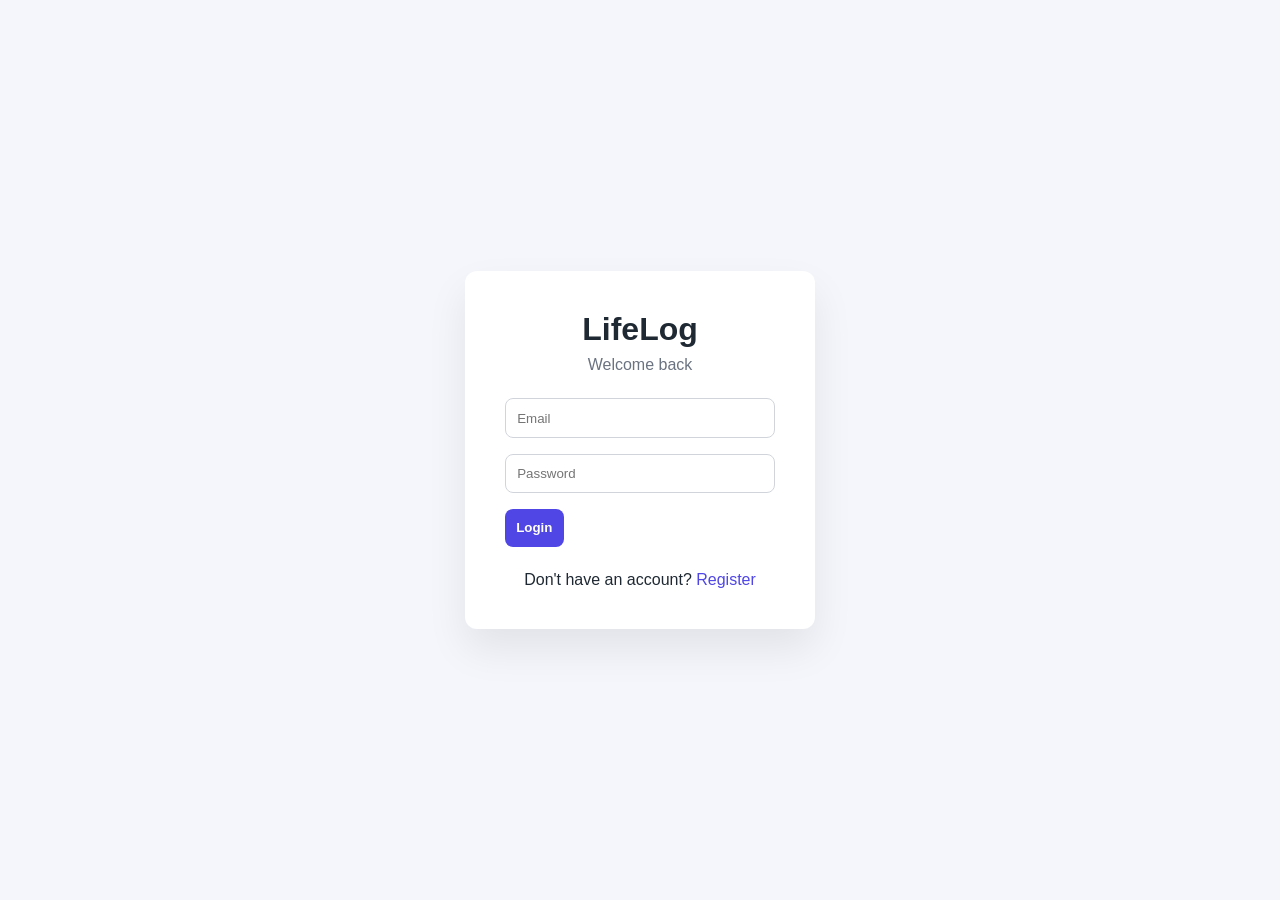
<file: index.html>
<!DOCTYPE html>
<html lang="en">
<head>
  <meta charset="UTF-8">
  <title>LifeLog | Login</title>
  <link rel="stylesheet" href="style.css">
</head>
<body class="auth-body">

  <div class="auth-card">
    <h1>LifeLog</h1>
    <p>Welcome back</p>

    <form id="loginForm">
      <input type="email" id ="email" placeholder="Email" required>
      <input type="password" id="password" placeholder="Password" required>
      <button class="button1" type="submit">Login</button> <!-- Login button type changed so that control can be taken over by javascript -->
    </form>
    <!--to show error message on wrong credentials -->
    <p id="errorMsg"></p>

    <span>Don't have an account? <a href="register.html">Register</a></span>
  </div>
  <script src="script.js"></script>
</body>
</html>
</file>
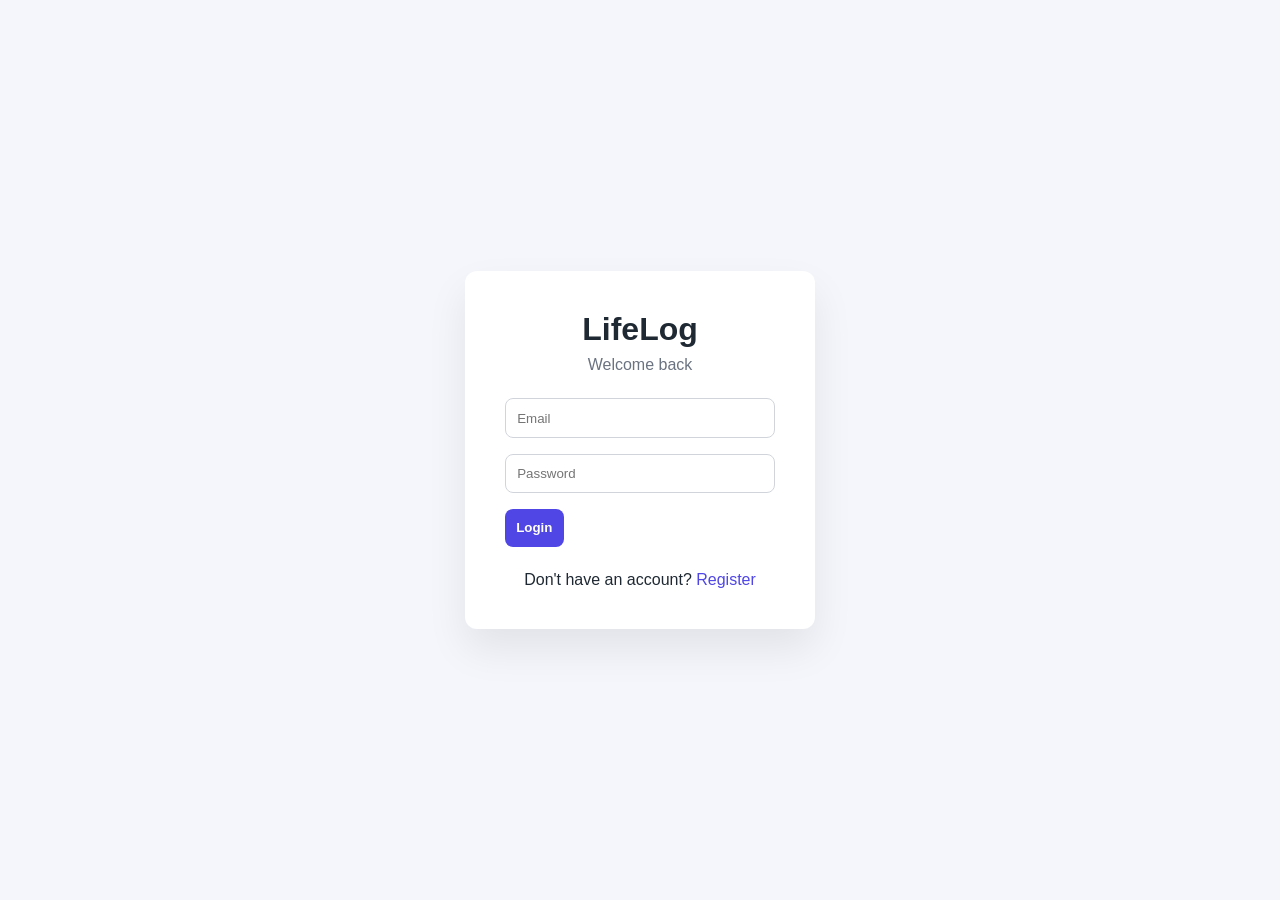
<file: dashboard.html>
<!DOCTYPE html>
<html lang="en">
<head>
  <meta charset="UTF-8">
  <title>LifeLog | Dashboard</title>
  <link rel="stylesheet" href="style.css">
</head>
<body>

<header class="topbar">
  <h2>LifeLog</h2>
  <span>Today</span>
</header>

<div class="layout">

  <!-- Sidebar -->
  <aside class="sidebar">
    <a class="active">Dashboard</a>
    <a>Daily Log</a>
    <a>Food</a>
    <a>Water</a>
    <a>Sleep</a>
    <a>Logout</a>
  </aside>

  <!-- Main Content -->
  <main class="content">

    <!-- Summary Cards -->
    <section class="summary">
      <div class="box">😊 Mood<br><strong>Good</strong></div>
      <div class="box">🥗 Meals<br><strong>3</strong></div>
      <div class="box">💧 Water<br><strong>2.5 L</strong></div>
      <div class="box">😴 Sleep<br><strong>7 hrs</strong></div>
    </section>

    <!-- Daily Log -->
    <section class="card">
      <h3>Daily Mood & Notes</h3>
      <select>
        <option>Mood</option>
        <option>Happy</option>
        <option>Neutral</option>
        <option>Sad</option>
      </select>
      <textarea placeholder="Write your thoughts..."></textarea>
    </section>

    <!-- Food -->
    <section class="card">
      <h3>Food Intake</h3>
      <input type="text" placeholder="Meal description">
    </section>

    <!-- Water -->
    <section class="card">
      <h3>Water Consumption (Liters)</h3>
      <input type="number" placeholder="e.g. 2.5">
    </section>

    <!-- Sleep -->
    <section class="card">
      <h3>Sleep Hours</h3>
      <input type="number" placeholder="Hours slept">
    </section>

  </main>
</div>
<script src="script.js"></script>
</body>
</html>
</file>
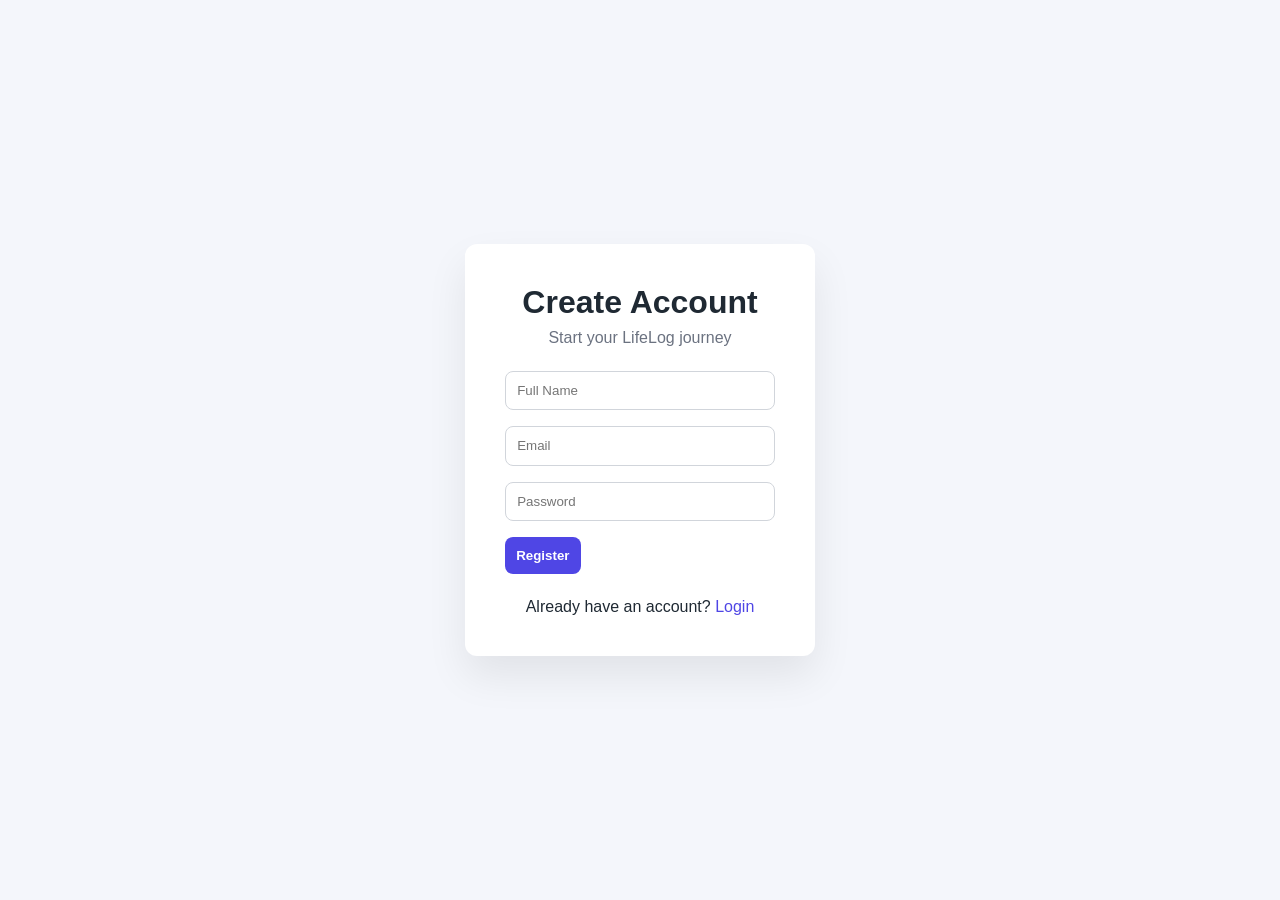
<file: register.html>
<!DOCTYPE html>
<html lang="en">
<head>
  <meta charset="UTF-8">
  <title>LifeLog | Register</title>
  <link rel="stylesheet" href="style.css">
</head>
<body class="auth-body">

  <div class="auth-card">
    <h1>Create Account</h1>
    <p>Start your LifeLog journey</p>

    <form id ="registerForm">
      <input type="text" id = "name" placeholder="Full Name" required>
      <input type="email" id = "email" placeholder="Email" required>
      <input type="password" id = "password" placeholder="Password" required>
      <button class="button1" type="submit">Register</button>
    </form>

    <p id="errorMsg"></p>

    <span>Already have an account? <a href="index.html">Login</a></span>
  </div>
  <script src="script.js"></script>

</body>
</html>
</file>
<file: style.css>
* {
  margin: 0;
  padding: 0;
  box-sizing: border-box;
  font-family: 'Segoe UI', sans-serif;
}

body {
  background: #f4f6fb;
  color: #1f2933;
}

/* AUTH */
.auth-body {
  display: flex;
  justify-content: center;
  align-items: center;
  height: 100vh;
}

.auth-card {
  background: white;
  padding: 2.5rem;
  width: 350px;
  border-radius: 12px;
  text-align: center;
  box-shadow: 0 20px 40px rgba(0,0,0,0.08);
}

.auth-card h1 {
  margin-bottom: 0.5rem;
}

.auth-card p {
  margin-bottom: 1.5rem;
  color: #6b7280;
}

.auth-card input {
  width: 100%;
  padding: 0.7rem;
  margin-bottom: 1rem;
  border-radius: 8px;
  border: 1px solid #d1d5db;
}

.button1 {
  padding: 0.7rem;
  background: #4f46e5;
  color: white;
  border: none;
  border-radius: 8px;
  font-weight: bold;
  cursor: pointer;
  display: block;
  text-decoration: none;
  margin-bottom: 1em;
}

.auth-card span a {
  color: #4f46e5;
  text-decoration: none;
}

/* DASHBOARD */
.topbar {
  background: #4f46e5;
  color: white;
  padding: 1rem 2rem;
  display: flex;
  justify-content: space-between;
}

.layout {
  display: flex;
  min-height: calc(100vh - 64px);
}

.sidebar {
  width: 200px;
  background: white;
  padding: 1.5rem;
  border-right: 1px solid #e5e7eb;
}

.sidebar a {
  display: block;
  padding: 0.7rem;
  margin-bottom: 0.5rem;
  border-radius: 8px;
  cursor: pointer;
}

.sidebar .active,
.sidebar a:hover {
  background: #eef2ff;
  color: #4338ca;
}

.content {
  flex: 1;
  padding: 2rem;
}

/* Summary */
.summary {
  display: grid;
  grid-template-columns: repeat(auto-fit, minmax(160px, 1fr));
  gap: 1rem;
  margin-bottom: 2rem;
}

.box {
  background: white;
  padding: 1.2rem;
  border-radius: 12px;
  text-align: center;
  box-shadow: 0 10px 20px rgba(0,0,0,0.05);
}

/* Cards */
.card {
  background: white;
  padding: 1.5rem;
  border-radius: 12px;
  margin-bottom: 1.5rem;
  box-shadow: 0 10px 20px rgba(0,0,0,0.05);
}

.card h3 {
  margin-bottom: 1rem;
}

.card input,
.card textarea,
.card select {
  width: 100%;
  padding: 0.7rem;
  border-radius: 8px;
  border: 1px solid #d1d5db;
}
</file>
